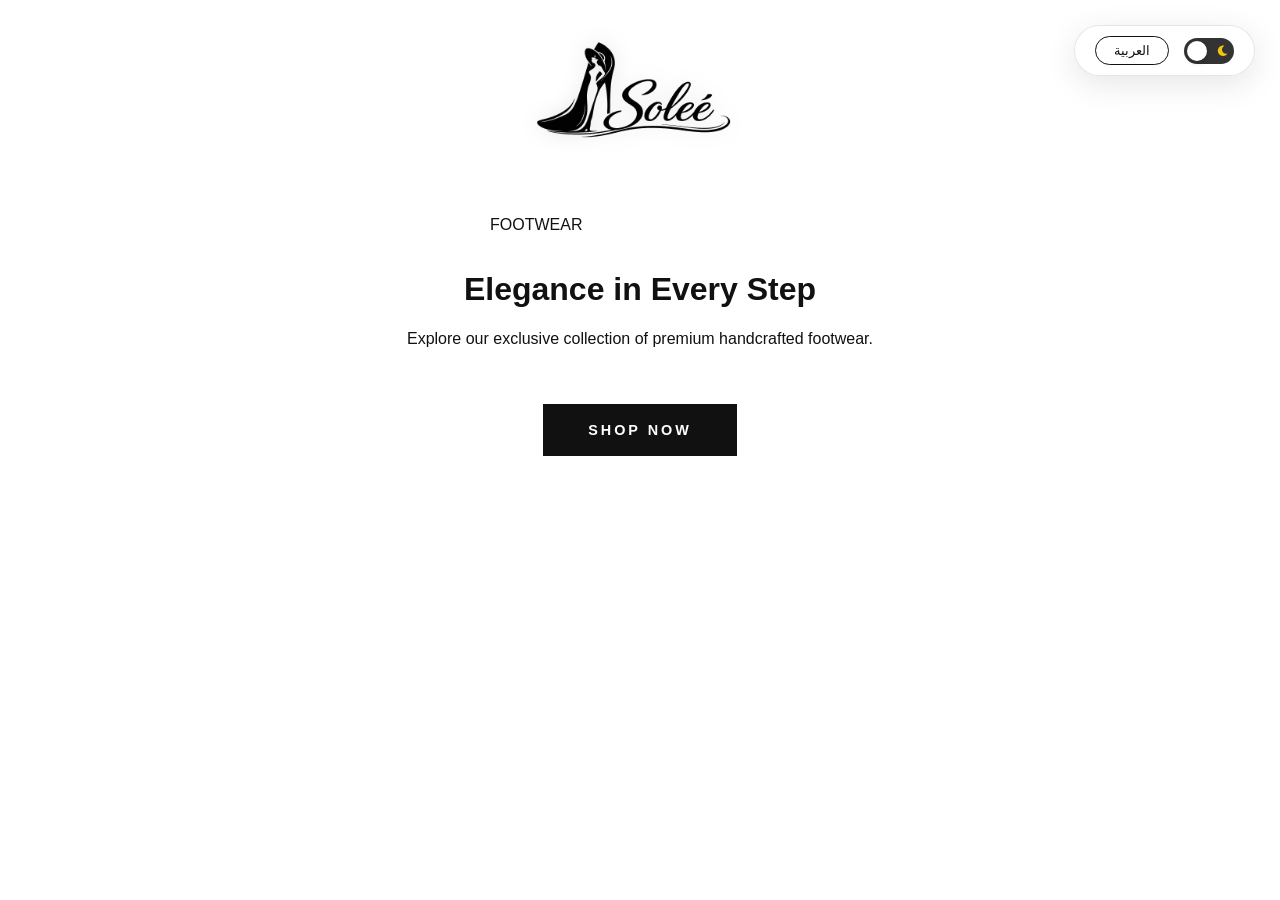
<file: index.html>
<!DOCTYPE html>
<html lang="en" dir="ltr"> <head>
    <meta charset="UTF-8">
    <meta name="viewport" content="width=device-width, initial-scale=1.0">
    <title>Soleé | FOOTWEAR</title>
    <link rel="stylesheet" href="css/style.css">
    <link rel="stylesheet" href="https://cdnjs.cloudflare.com/ajax/libs/font-awesome/6.0.0/css/all.min.css">
</head>
<body>

    <nav class="controls">
        <button id="lang-toggle" class="control-btn">العربية</button>
        
        <div class="theme-switch-wrapper">
            <label class="theme-switch" for="checkbox">
                <input type="checkbox" id="checkbox" />
                <div class="slider round">
                    <i class="fas fa-sun"></i>
                    <i class="fas fa-moon"></i>
                </div>
            </label>
        </div>
    </nav>

    <header>
        <div class="logo-container">
            <img src="logo.png" alt="Soleé" class="logo">
            <p class="tagline" data-key="tagline">FOOTWEAR</p>
        </div>
    </header>

    <main class="hero-section">
        <h1 data-key="hero_title">Elegance in Every Step</h1>
        <p data-key="hero_desc">Explore our exclusive collection of premium handcrafted footwear.</p>
        
        <a href="shop.html" class="cta-btn" data-key="cta_text" style="text-decoration: none; display: inline-block;">Shop Now</a>
    </main>

    <script src="js/main.js"></script>
</body>
</html>
</file>
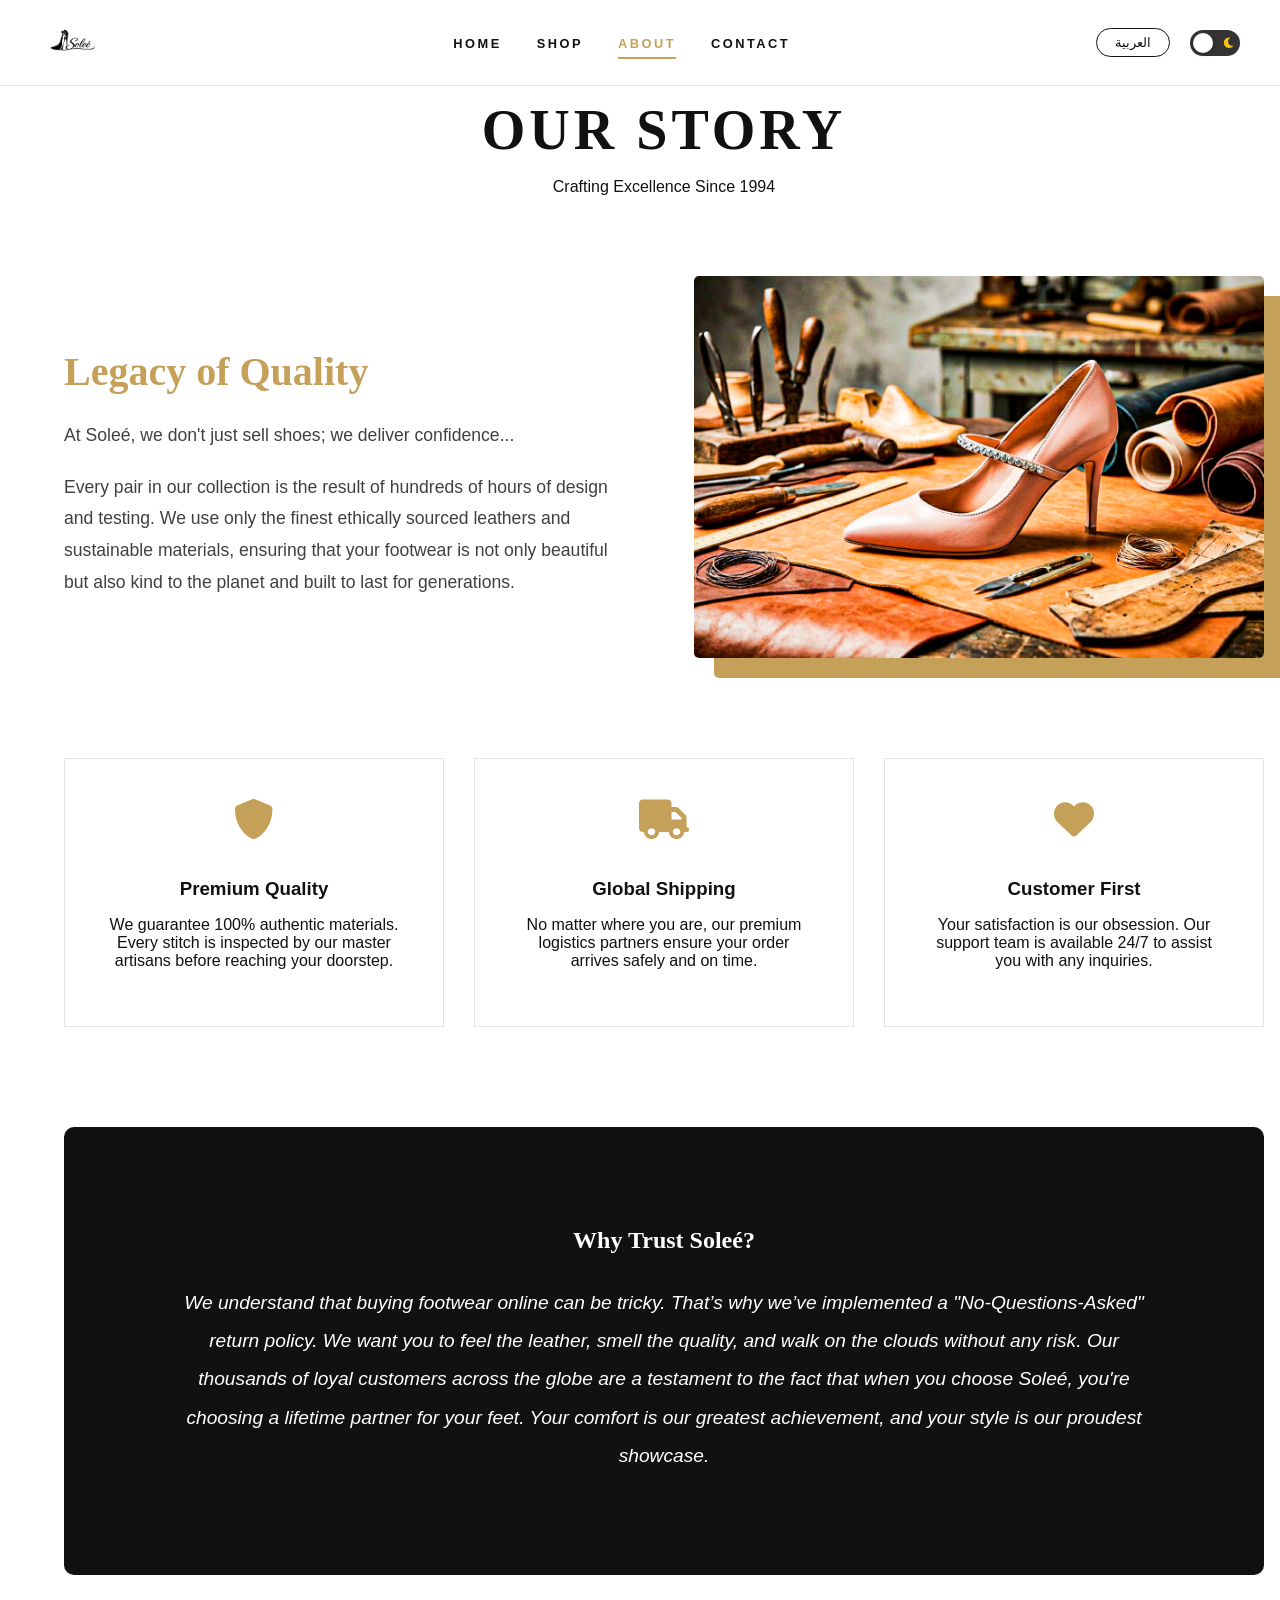
<file: about.html>
<!DOCTYPE html>
<html lang="en" dir="ltr">
<head>
    <meta charset="UTF-8">
    <meta name="viewport" content="width=device-width, initial-scale=1.0">
    <title>Soleé | About Us</title>
    <link rel="stylesheet" href="css/style.css">
    <link rel="stylesheet" href="https://cdnjs.cloudflare.com/ajax/libs/font-awesome/6.0.0/css/all.min.css">
</head>
<body class="about-page">

    <nav class="navbar">
        <div class="nav-container">
            <div class="nav-logo">
                <img src="logo.png" alt="Soleé" class="logo-small">
            </div>
            <div class="menu-btn" id="mobile-menu">
                <i class="fas fa-bars"></i>
            </div>
            <ul class="nav-links">
                <li><a href="index.html" data-key="nav_home">Home</a></li>
                <li><a href="shop.html" data-key="nav_shop">Shop</a></li>
                <li><a href="about.html" class="active" data-key="nav_about">About</a></li>
                <li><a href="contact.html" data-key="nav_contact">Contact</a></li>
            </ul>
            <div class="nav-controls">
                <button id="lang-toggle" class="control-btn">العربية</button>
                <div class="theme-switch-wrapper">
                    <label class="theme-switch">
                        <input type="checkbox" id="checkbox" />
                        <div class="slider round">
                            <i class="fas fa-sun"></i>
                            <i class="fas fa-moon"></i>
                        </div>
                    </label>
                </div>
            </div>
        </div>
    </nav>

    <main class="content-wrapper about-section">
        <div class="about-hero">
            <h1 class="page-title" data-key="about_title">Our Story</h1>
            <p class="about-subtitle" data-key="about_tagline">Crafting Excellence Since 1994</p>
        </div>

        <section class="about-grid">
            <div class="about-text-content">
                <h2 data-key="story_h">Legacy of Quality</h2>
                <p data-key="story_p1">
                    At **Soleé**, we don't just sell shoes; we deliver confidence and comfort wrapped in elegance. Our journey began with a simple belief: that every step you take should be a statement of your unique style and a testament to high-quality craftsmanship.
                </p>
                <p data-key="story_p2">
                    Every pair in our collection is the result of hundreds of hours of design and testing. We use only the finest ethically sourced leathers and sustainable materials, ensuring that your footwear is not only beautiful but also kind to the planet and built to last for generations.
                </p>
            </div>
            <div class="about-image-box">
                <img src="assets/images/about-image.png" alt="Craftsmanship" class="featured-img">
            </div>
        </section>

        <section class="trust-cards">
            <div class="trust-card">
                <i class="fas fa-shield-alt"></i>
                <h3 data-key="trust_h1">Premium Quality</h3>
                <p data-key="trust_p1">We guarantee 100% authentic materials. Every stitch is inspected by our master artisans before reaching your doorstep.</p>
            </div>
            <div class="trust-card">
                <i class="fas fa-truck"></i>
                <h3 data-key="trust_h2">Global Shipping</h3>
                <p data-key="trust_p2">No matter where you are, our premium logistics partners ensure your order arrives safely and on time.</p>
            </div>
            <div class="trust-card">
                <i class="fas fa-heart"></i>
                <h3 data-key="trust_h3">Customer First</h3>
                <p data-key="trust_p3">Your satisfaction is our obsession. Our support team is available 24/7 to assist you with any inquiries.</p>
            </div>
        </section>

        <section class="long-text-reassurance">
            <h2 data-key="reassure_h">Why Trust Soleé?</h2>
            <p data-key="reassure_p">
                We understand that buying footwear online can be tricky. That’s why we’ve implemented a "No-Questions-Asked" return policy. We want you to feel the leather, smell the quality, and walk on the clouds without any risk. Our thousands of loyal customers across the globe are a testament to the fact that when you choose Soleé, you're choosing a lifetime partner for your feet. Your comfort is our greatest achievement, and your style is our proudest showcase.
            </p>
        </section>
    </main>

    <script src="js/main.js"></script>
</body>
</html>
</file>
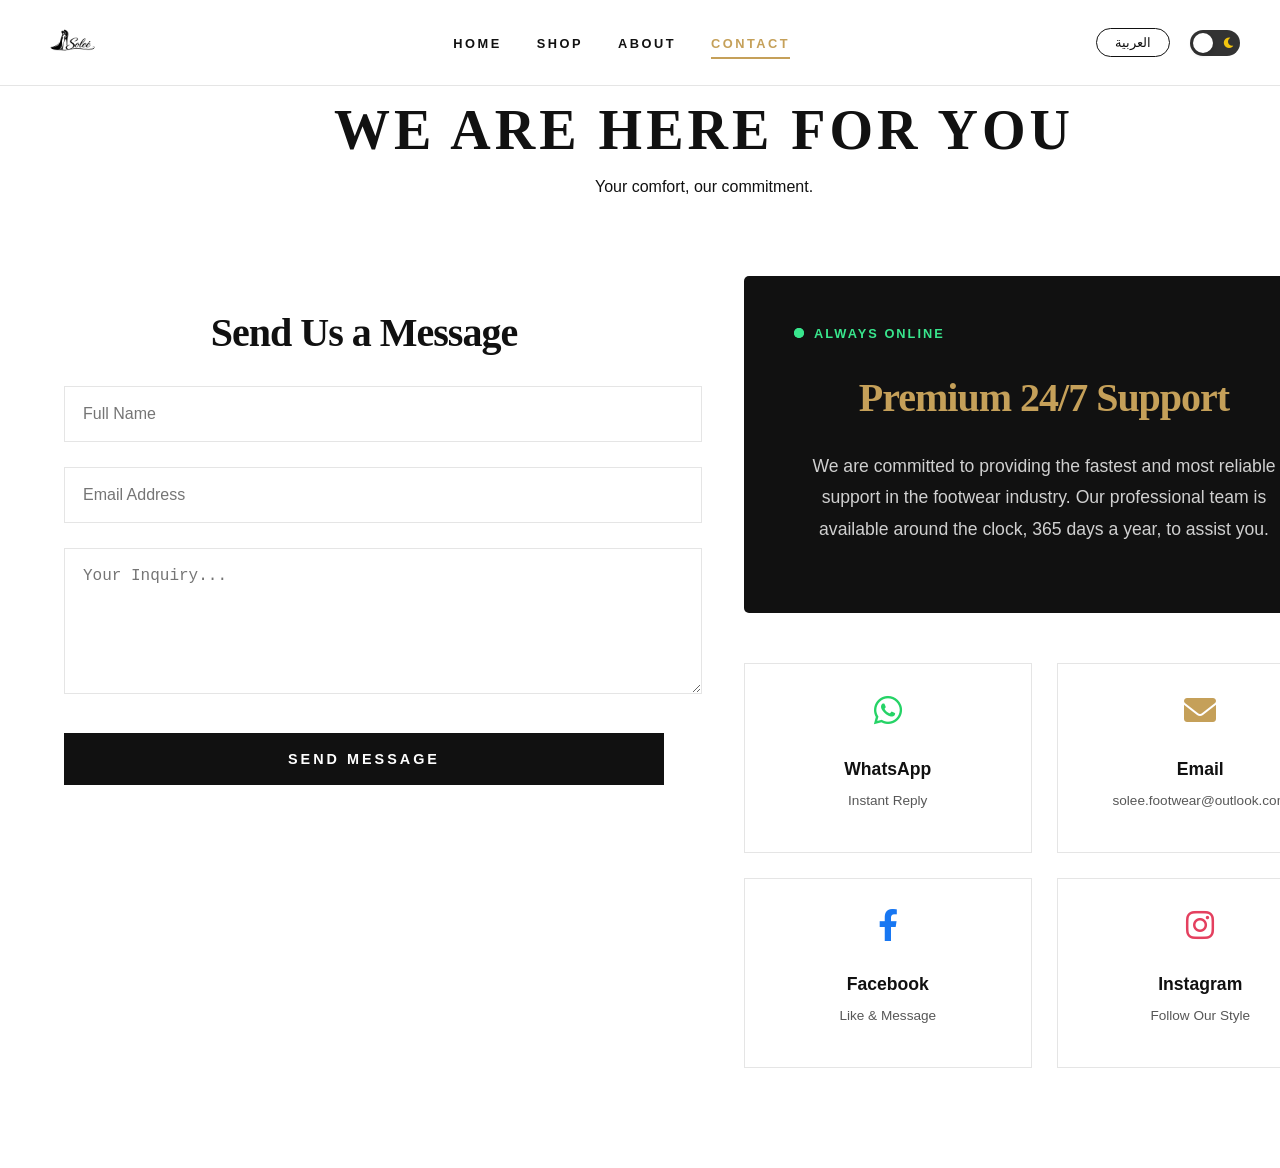
<file: contact.html>
<!DOCTYPE html>
<html lang="en" dir="ltr">
<head>
    <meta charset="UTF-8">
    <meta name="viewport" content="width=device-width, initial-scale=1.0">
    <title>Soleé | Contact Our Team</title>
    <link rel="stylesheet" href="css/style.css">
    <link rel="stylesheet" href="https://cdnjs.cloudflare.com/ajax/libs/font-awesome/6.0.0/css/all.min.css">
</head>
<body class="contact-page">

    <nav class="navbar">
        <div class="nav-container">
            <div class="nav-logo">
                <img src="logo.png" alt="Soleé" class="logo-small">
            </div>
            <div class="menu-btn" id="mobile-menu">
                <i class="fas fa-bars"></i>
            </div>
            <ul class="nav-links">
                <li><a href="index.html" data-key="nav_home">Home</a></li>
                <li><a href="shop.html" data-key="nav_shop">Shop</a></li>
                <li><a href="about.html" data-key="nav_about">About</a></li>
                <li><a href="contact.html" class="active" data-key="nav_contact">Contact</a></li>
            </ul>
            <div class="nav-controls">
                <button id="lang-toggle" class="control-btn">العربية</button>
                <div class="theme-switch-wrapper">
                    <label class="theme-switch">
                        <input type="checkbox" id="checkbox" />
                        <div class="slider round">
                            <i class="fas fa-sun"></i>
                            <i class="fas fa-moon"></i>
                        </div>
                    </label>
                </div>
            </div>
        </div>
    </nav>

    <main class="content-wrapper contact-section">
        <div class="contact-hero">
            <h1 class="page-title" data-key="contact_title">We Are Here For You</h1>
            <p class="contact-subtitle" data-key="contact_tagline">Your comfort, our commitment.</p>
        </div>

        <section class="contact-grid">
            
            <div class="contact-form-wrapper">
                <h2 data-key="form_h">Send Us a Message</h2>
                <form id="contactForm">
                    <div class="input-group">
                        <input type="text" id="name" required placeholder="Full Name">
                    </div>
                    <div class="input-group">
                        <input type="email" id="email" required placeholder="Email Address">
                    </div>
                    <div class="input-group">
                        <textarea id="message" rows="6" required placeholder="Your Inquiry..."></textarea>
                    </div>
                    <button type="submit" class="cta-btn" data-key="submit_btn">Send Message</button>
                    <div id="thankYouMessage" class="thank-you-message" style="display:none;">
                        <i class="fas fa-check-circle"></i> 
                        <span data-key="thank_you_text">Thank you! Your message has been received. Our team will contact you very soon.</span>
                    </div>
                </form>
            </div>

            <div class="contact-info-wrapper">
                <div class="always-on-card">
                    <div class="status-indicator">
                        <span class="pulse"></span> <span data-key="status_text">Always Online</span>
                    </div>
                    <h2 data-key="support_h">Premium 24/7 Support</h2>
                    <p data-key="support_p">We are committed to providing the fastest and most reliable support in the footwear industry. Our professional team is available around the clock, 365 days a year, to assist you.</p>
                </div>

                <div class="direct-contact-grid">
                    <a href="https://wa.me/201060101429" class="contact-card whatsapp" target="_blank">
                        <i class="fab fa-whatsapp"></i>
                        <h3>WhatsApp</h3>
                        <p data-key="wa_desc">Instant Reply</p>
                    </a>
                    
                    <a href="mailto:solee.footwear@outlook.com" class="contact-card email" target="_blank">
                        <i class="fas fa-envelope"></i>
                        <h3>Email</h3>
                        <p data-key="mail_desc">solee.footwear@outlook.com</p>
                    </a>
                    
                    <a href="https://www.facebook.com/solee.footwear/" class="contact-card facebook" target="_blank">
                        <i class="fab fa-facebook-f"></i>
                        <h3>Facebook</h3>
                        <p data-key="fb_desc">Like & Message</p>
                    </a>
                    
                    <a href="https://www.instagram.com/solee.footwear/" class="contact-card instagram" target="_blank">
                        <i class="fab fa-instagram"></i>
                        <h3>Instagram</h3>
                        <p data-key="ig_desc">Follow Our Style</p>
                    </a>
                </div>
            </div>

        </section>
    </main>

    <script src="js/main.js"></script>
</body>
</html>
</file>
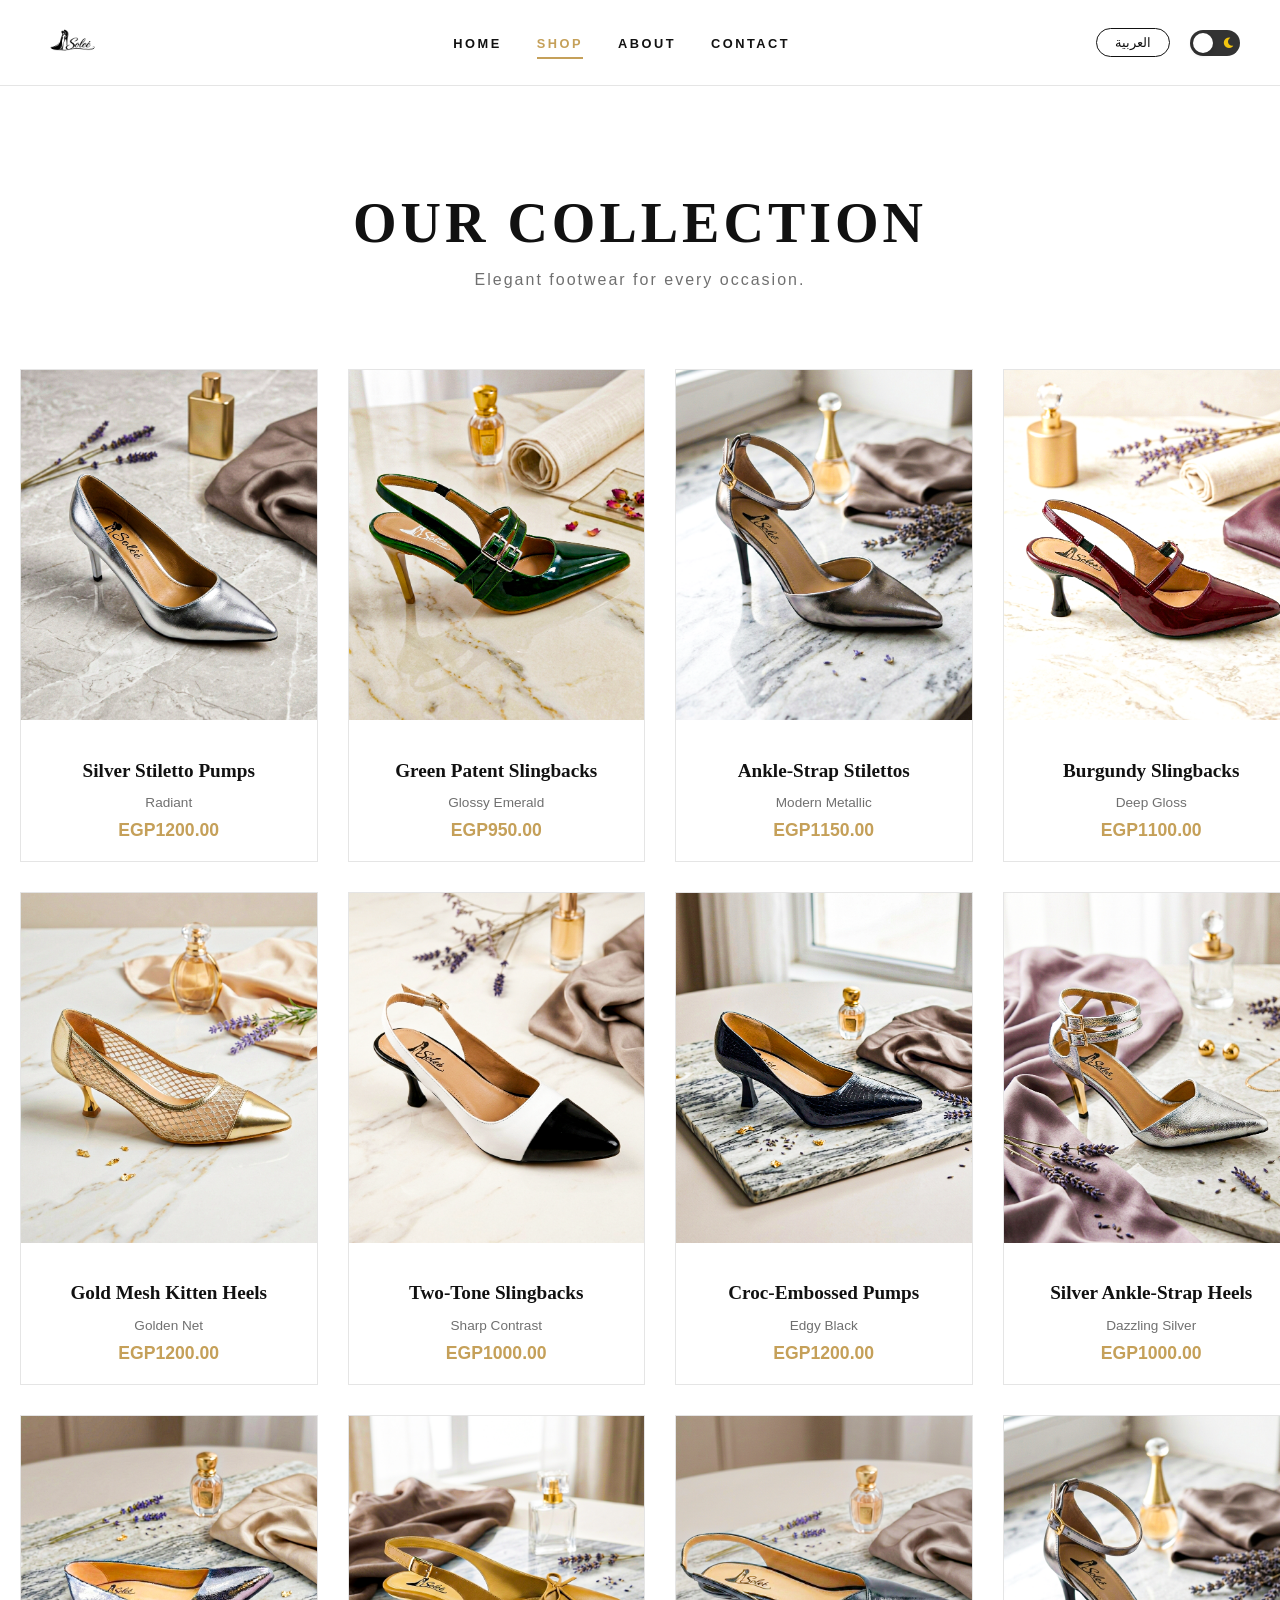
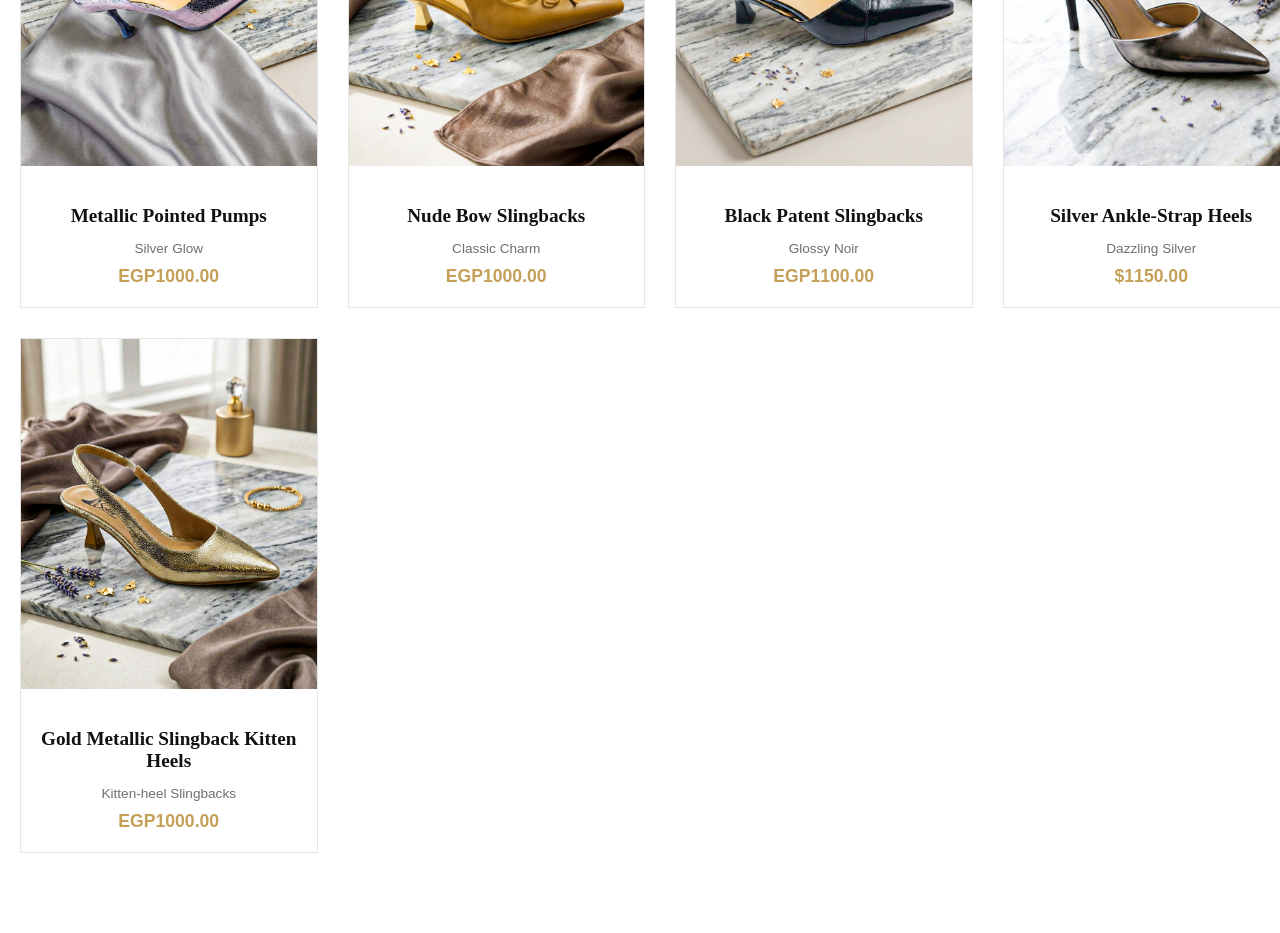
<file: shop.html>
<!DOCTYPE html>
<html lang="en" dir="ltr">
<head>
    <meta charset="UTF-8">
    <meta name="viewport" content="width=device-width, initial-scale=1.0">
    <title>Soleé | Shop</title>
    <link rel="stylesheet" href="css/style.css">
    <link rel="stylesheet" href="https://cdnjs.cloudflare.com/ajax/libs/font-awesome/6.0.0/css/all.min.css">
</head>
<body class="shop-page">

    <nav class="navbar">
        <div class="nav-container">
            <div class="nav-logo">
                <img src="logo.png" alt="Soleé" class="logo-small">
            </div>
            
            <div class="menu-btn" id="mobile-menu">
                <i class="fas fa-bars"></i>
            </div>

            <ul class="nav-links">
                <li><a href="index.html" data-key="nav_home">Home</a></li>
                <li><a href="shop.html" class="active" data-key="nav_shop">Shop</a></li>
                <li><a href="about.html" data-key="nav_about">About</a></li>
                <li><a href="contact.html" data-key="nav_contact">Contact</a></li>
            </ul>

            <div class="nav-controls">
                <button id="lang-toggle" class="control-btn">العربية</button>
                <div class="theme-switch-wrapper">
                    <label class="theme-switch">
                        <input type="checkbox" id="checkbox" />
                        <div class="slider round">
                            <i class="fas fa-sun"></i>
                            <i class="fas fa-moon"></i>
                        </div>
                    </label>
                </div>
            </div>
        </div>
    </nav>

    <main class="content-wrapper">
        <h2 data-key="shop_title" class="page-title">Our Collection</h2>
        <p data-key="shop_subtitle" class="shop-subtitle">Elegant footwear for every occasion.</p>
        
        <div class="products-grid">
            
            <div class="product-card" style="--delay: 0.1s">
                <div class="product-image">
                    <img src="assets/models/shoe3.png" alt="Shoe 1" loading="lazy">
                    <div class="product-overlay">Quick View</div>
                </div>
                <div class="product-info">
                    <h3>Silver Stiletto Pumps</h3>
                    <p>Radiant</p>
                    <span class="price">EGP1200.00</span>
                </div>
            </div>

            <div class="product-card" style="--delay: 0.2s">
                <div class="product-image">
                    <img src="assets/models/shoe5.png" alt="Shoe 2" loading="lazy">
                    <div class="product-overlay">Quick View</div>
                </div>
                <div class="product-info">
                    <h3>Green Patent Slingbacks</h3>
                    <p>Glossy Emerald</p>
                    <span class="price">EGP950.00</span>
                </div>
            </div>

            <div class="product-card" style="--delay: 0.3s">
                <div class="product-image">
                    <img src="assets/models/shoe6.png" alt="Shoe 3">
                    <div class="product-overlay">Quick View</div>
                </div>
                <div class="product-info"><h3>Ankle-Strap Stilettos</h3><p>Modern Metallic</p><span class="price">EGP1150.00</span></div>
            </div>

            <div class="product-card" style="--delay: 0.4s">
                <div class="product-image"><img src="assets/models/shoe4.png" alt="Shoe 4"><div class="product-overlay">Quick View</div></div>
                <div class="product-info"><h3>Burgundy Slingbacks</h3><p>Deep Gloss</p><span class="price">EGP1100.00</span></div>
            </div>

            <div class="product-card" style="--delay: 0.5s">
                <div class="product-image"><img src="assets/models/shoe1.png" alt="Shoe 5"><div class="product-overlay">Quick View</div></div>
                <div class="product-info"><h3>Gold Mesh Kitten Heels</h3><p>Golden Net</p><span class="price">EGP1200.00</span></div>
            </div>

            <div class="product-card" style="--delay: 0.1s">
                <div class="product-image"><img src="assets/models/shoe2.png" alt="Shoe 6"><div class="product-overlay">Quick View</div></div>
                <div class="product-info"><h3>Two-Tone Slingbacks</h3><p>Sharp Contrast</p><span class="price">EGP1000.00</span></div>
            </div>
            
            <div class="product-card" style="--delay: 0.2s">
                <div class="product-image"><img src="assets/models/1.png" alt="Shoe 7"><div class="product-overlay">Quick View</div></div>
                <div class="product-info"><h3>Croc-Embossed Pumps</h3><p>Edgy Black</p><span class="price">EGP1200.00</span></div>
            </div>

            <div class="product-card" style="--delay: 0.3s">
                <div class="product-image"><img src="assets/models/2.png" alt="Shoe 8"><div class="product-overlay">Quick View</div></div>
                <div class="product-info"><h3>Silver Ankle-Strap Heels</h3><p>Dazzling Silver</p><span class="price">EGP1000.00</span></div>
            </div>

            <div class="product-card" style="--delay: 0.4s">
                <div class="product-image"><img src="assets/models/3.png" alt="Shoe 9"><div class="product-overlay">Quick View</div></div>
                <div class="product-info"><h3>Metallic Pointed Pumps</h3><p>Silver Glow</p><span class="price">EGP1000.00</span></div>
            </div>

            <div class="product-card" style="--delay: 0.5s">
                <div class="product-image"><img src="assets/models/4.png" alt="Shoe 10"><div class="product-overlay">Quick View</div></div>
                <div class="product-info"><h3>Nude Bow Slingbacks</h3><p>Classic Charm</p><span class="price">EGP1000.00</span></div>
            </div>

            <div class="product-card" style="--delay: 0.1s">
                <div class="product-image"><img src="assets/models/5.png" alt="Shoe 11"><div class="product-overlay">Quick View</div></div>
                <div class="product-info"><h3>Black Patent Slingbacks</h3><p>Glossy Noir</p><span class="price">EGP1100.00</span></div>
            </div>

            <div class="product-card" style="--delay: 0.2s">
                <div class="product-image"><img src="assets/models/shoe6.png" alt="Shoe 12"><div class="product-overlay">Quick View</div></div>
                <div class="product-info"><h3>Silver Ankle-Strap Heels</h3><p>Dazzling Silver</p><span class="price">$1150.00</span></div>
            </div>

            <div class="product-card" style="--delay: 0.3s">
                <div class="product-image"><img src="assets/models/shoe7.png" alt="Shoe 13"><div class="product-overlay">Quick View</div></div>
                <div class="product-info"><h3>Gold Metallic Slingback Kitten Heels</h3><p>Kitten-heel Slingbacks</p><span class="price">EGP1000.00</span></div>
            </div>

        </div>
    </main>

    <script src="js/main.js"></script>
</body>
</html>
</file>
<file: css/style.css>
:root {
    --bg-color: #ffffff;
    --text-color: #111111;
    --accent: #c5a059; /* ذهبي مطفي */
    --transition: 0.5s cubic-bezier(0.4, 0, 0.2, 1);
}

[data-theme="dark"] {
    --bg-color: #0a0a0a;
    --text-color: #f5f5f5;
}

body {
    background-color: var(--bg-color);
    color: var(--text-color);
    transition: background-color var(--transition), color var(--transition);
    margin: 0;
    font-family: 'Playfair Display', serif; /* خط كلاسيكي للأحذية الفخمة */
    display: flex;
    flex-direction: column;
    align-items: center;
    justify-content: center;
    height: 100vh;
    overflow: hidden;
}

.controls {
    position: fixed;
    top: 30px;
    right: 30px;
    display: flex;
    gap: 20px;
    align-items: center;
    z-index: 1000;
}

/* زرار اللغة */
.control-btn {
    background: transparent;
    border: 1px solid var(--text-color);
    color: var(--text-color);
    padding: 5px 15px;
    cursor: pointer;
    font-size: 0.9rem;
    transition: 0.3s;
}

.control-btn:hover {
    background: var(--text-color);
    color: var(--bg-color);
}

/* اللوجو والأنيميشن */
.logo {
    max-width: 300px;
    margin-bottom: 10px;
    filter: drop-shadow(0 0 10px rgba(0,0,0,0.1));
}

[data-theme="dark"] .logo { filter: invert(1); }

.hero-section {
    text-align: center;
    animation: fadeInUp 1s ease-out;
}

@keyframes fadeInUp {
    from { opacity: 0; transform: translateY(20px); }
    to { opacity: 1; transform: translateY(0); }
}

.cta-btn {
    background: var(--accent);
    color: white;
    border: none;
    padding: 15px 40px;
    font-size: 1rem;
    letter-spacing: 2px;
    cursor: pointer;
    margin-top: 30px;
    text-transform: uppercase;
    transition: 0.3s;
}

.cta-btn:hover { letter-spacing: 4px; opacity: 0.9; }

/* اتجاه الصفحة عند التحويل للعربي */
[dir="rtl"] { font-family: 'Cairo', sans-serif; }
/* --- إضافة خطوط فخمة من جوجل --- */
@import url('https://fonts.googleapis.com/css2?family=Montserrat:wght@300;500;700&family=Cairo:wght@400;700&display=swap');

:root {
    --bg-color: #ffffff;
    --text-color: #111111;
    --accent: #c5a059; 
    --glass-bg: rgba(255, 255, 255, 0.8);
    --glass-border: rgba(0, 0, 0, 0.1);
    --transition: all 0.4s cubic-bezier(0.175, 0.885, 0.32, 1.275);
}

[data-theme="dark"] {
    --bg-color: #0f0f0f;
    --text-color: #f0f0f0;
    --glass-bg: rgba(20, 20, 20, 0.8);
    --glass-border: rgba(255, 255, 255, 0.1);
}

body {
    background-color: var(--bg-color);
    color: var(--text-color);
    font-family: 'Montserrat', sans-serif;
    transition: background 0.5s ease;
}

/* --- تنسيق الـ Container للأزرار فوق --- */
.controls {
    position: fixed;
    top: 25px;
    right: 25px;
    display: flex;
    align-items: center;
    gap: 15px;
    background: var(--glass-bg);
    padding: 10px 20px;
    border-radius: 50px;
    backdrop-filter: blur(10px); /* تأثير الزجاج */
    border: 1px solid var(--glass-border);
    box-shadow: 0 8px 32px rgba(0,0,0,0.1);
    z-index: 1000;
}

/* --- زرار اللغة الاحترافي --- */
#lang-toggle {
    background: transparent;
    border: 1px solid var(--text-color);
    color: var(--text-color);
    padding: 6px 18px;
    border-radius: 20px;
    font-size: 0.8rem;
    font-weight: 500;
    text-transform: uppercase;
    cursor: pointer;
    transition: var(--transition);
}

#lang-toggle:hover {
    background: var(--text-color);
    color: var(--bg-color);
    transform: scale(1.05);
}

/* --- زرار الليل والنهار (Custom Toggle) --- */
.theme-switch-wrapper {
    display: flex;
    align-items: center;
}

.theme-switch {
    width: 50px;
    height: 26px;
    position: relative;
}

.theme-switch input { display: none; }

.slider {
    position: absolute;
    cursor: pointer;
    top: 0; left: 0; right: 0; bottom: 0;
    background-color: #333; /* لون غامق افتراضي */
    transition: 0.4s;
    border-radius: 34px;
    display: flex;
    align-items: center;
    justify-content: space-between;
    padding: 0 5px;
}

.slider i {
    font-size: 12px;
    color: #f1c40f;
    z-index: 1;
}

.slider:before {
    position: absolute;
    content: "";
    height: 20px;
    width: 20px;
    left: 3px;
    bottom: 3px;
    background-color: white;
    transition: 0.4s;
    border-radius: 50%;
    z-index: 2;
    box-shadow: 0 2px 5px rgba(0,0,0,0.2);
}

input:checked + .slider {
    background-color: #c5a059;
}

input:checked + .slider:before {
    transform: translateX(24px);
}

/* --- تحسين الـ Hero Button (Shop Now) --- */
.cta-btn {
    position: relative;
    overflow: hidden;
    background: var(--text-color);
    color: var(--bg-color);
    border: none;
    padding: 18px 45px;
    font-size: 0.9rem;
    font-weight: 700;
    letter-spacing: 3px;
    text-transform: uppercase;
    cursor: pointer;
    transition: var(--transition);
    margin-top: 40px;
}

.cta-btn:hover {
    letter-spacing: 5px;
    box-shadow: 0 15px 30px rgba(0,0,0,0.2);
    transform: translateY(-3px);
}

/* لو الموقع عربي هنغير الخط */
[dir="rtl"] body {
    font-family: 'Cairo', sans-serif;
}



/* --- 1. الأساسيات المرنة (Flexible Basics) --- */
html {
    font-size: 16px; /* الأساس اللي هنقيس عليه */
}

@media (max-width: 768px) {
    html {
        font-size: 14px; /* تصغير الخط قليلاً للموبايلات الصغيره */
    }
}

/* --- 2. الـ Navbar المنساب (Fluid Navbar) --- */
.navbar {
    position: fixed;
    top: 0;
    left: 0;
    width: 100%;
    height: 70px; /* تقليل الارتفاع للموبايل */
    background: var(--glass-bg);
    backdrop-filter: blur(15px);
    -webkit-backdrop-filter: blur(15px);
    border-bottom: 1px solid var(--glass-border);
    z-index: 2000;
    display: flex;
    align-items: center;
    transition: var(--transition);
}

.nav-container {
    display: flex;
    justify-content: space-between;
    align-items: center;
    width: 100%;
    max-width: 1400px;
    margin: 0 auto;
    padding: 0 5%; /* نسبة مئوية للمسافات الجانبية عشان تناسب أي عرض */
}

.logo-small {
    height: 35px; /* حجم مناسب للموبايل والديسكتوب */
    width: auto;
}

/* --- 3. المنيو الذكية (Hamburger Menu Logic) --- */
.menu-btn {
    display: none; /* بتختفي في الشاشات الكبيرة */
    font-size: 1.5rem;
    cursor: pointer;
    color: var(--text-color);
}

.nav-links {
    display: flex;
    gap: 2rem;
    list-style: none;
}

/* شاشات الموبايل والتابلت (أقل من 992px) */
@media (max-width: 992px) {
    .menu-btn {
        display: block; /* تظهر علامة المنيو */
    }

    .nav-links {
        position: fixed;
        top: 70px;
        left: -100%; /* مخفية في البداية */
        width: 100%;
        height: calc(100vh - 70px);
        background: var(--bg-color);
        flex-direction: column;
        justify-content: flex-start;
        padding-top: 50px;
        align-items: center;
        gap: 3rem;
        transition: 0.5s cubic-bezier(0.4, 0, 0.2, 1);
    }

    .nav-links.active {
        left: 0; /* تظهر بانسيابية عند الضغط */
    }

    .nav-links a {
        font-size: 1.2rem; /* تكبير الخط لللمس بالأصبع */
    }
}

/* --- 4. محتوى الصفحة المنساب (Fluid Content) --- */
.content-wrapper {
    margin-top: 70px;
    padding: 4rem 5%; /* مسافات مرنة */
    text-align: center;
    width: 100%;
}

.page-title {
    /* clamp(أصغر حجم، الحجم المفضل، أكبر حجم) */
    font-size: clamp(1.8rem, 5vw, 3.5rem); 
    margin-bottom: 1rem;
    letter-spacing: 2px;
}

/* --- 5. شبكة المنتجات (Responsive Products Grid) --- */
.products-grid {
    display: grid;
    /* بيعمل أعمدة أوتوماتيك بتصغر وتكبر حسب عرض الشاشة */
    grid-template-columns: repeat(auto-fit, minmax(280px, 1fr)); 
    gap: 20px;
    width: 100%;
    max-width: 1200px;
    margin: 40px auto;
}

/* --- 6. صور الأحذية (Responsive Images) --- */
img {
    max-width: 100%;
    height: auto;
    display: block;
}



/* --- 1. الـ Navbar الفخم (Glassmorphism) --- */
.navbar {
    position: fixed;
    top: 0;
    left: 0;
    width: 100%;
    background: var(--glass-bg); /* لون شفاف */
    backdrop-filter: blur(20px) saturate(160%); /* تأثير زجاجي ضبابي مع تشبع للألوان */
    -webkit-backdrop-filter: blur(20px) saturate(160%);
    border-bottom: 1px solid var(--glass-border);
    z-index: 2000;
    padding: 0; /* الشغل كله جوه الـ container */
    height: 85px; /* ارتفاع ثابت عشان التناسق */
    display: flex;
    align-items: center;
    transition: var(--transition);
}

.nav-container {
    display: flex;
    justify-content: space-between;
    align-items: center;
    max-width: 1400px; /* وسعنا الـ container لشكل أرقى */
    width: 100%;
    margin: 0 auto;
    padding: 0 40px;
}

/* اللوجو */
.logo-small {
    height: 45px; 
    width: auto;
    object-fit: contain;
    transition: var(--bounce); /* حركة مرنة عند التفاعل */
}

/* الروابط (Links) */
.nav-links {
    display: flex;
    list-style: none;
    gap: 35px;
}

.nav-links a {
    text-decoration: none;
    color: var(--text-color);
    font-size: 0.8rem; /* خط صغير بمسافات واسعة = فخامة */
    font-weight: 600;
    text-transform: uppercase;
    letter-spacing: 2.5px;
    position: relative;
    transition: var(--transition);
}

/* تأثير الخط اللي بيظهر تحت الرابط عند الـ Hover */
.nav-links a::after {
    content: '';
    position: absolute;
    bottom: -8px;
    left: 0;
    width: 0%;
    height: 1.5px;
    background-color: var(--accent);
    transition: var(--transition);
}

.nav-links a:hover::after, 
.nav-links a.active::after {
    width: 100%;
}

.nav-links a:hover, .nav-links a.active {
    color: var(--accent);
}

/* أدوات التحكم (اللغة والثيم) */
.nav-controls {
    display: flex;
    align-items: center;
    gap: 20px;
}

/* --- 2. الـ Hamburger Menu للموبايل --- */
.menu-btn {
    display: none; /* مخفي في الـ Desktop */
    cursor: pointer;
    font-size: 1.3rem;
    color: var(--text-color);
}

@media (max-width: 992px) {
    .menu-btn {
        display: block;
        order: 3; /* يخلي المنيو في الآخر */
    }

    .nav-links {
        position: fixed;
        top: 85px;
        left: -100%; /* مخفي بره الشاشة */
        width: 100%;
        height: calc(100vh - 85px);
        background: var(--bg-color);
        flex-direction: column;
        justify-content: center;
        align-items: center;
        transition: 0.5s cubic-bezier(0.77, 0, 0.175, 1);
        z-index: 1500;
    }

    .nav-links.active {
        left: 0;
    }

    .nav-container {
        padding: 0 20px;
    }
}

/* --- 3. تحسين الـ Main Content --- */
.content-wrapper {
    margin-top: 85px; /* نفس ارتفاع الـ Navbar */
    padding: 80px 20px; /* مساحات واسعة للتنفس */
    text-align: center;
    min-height: 100vh;
    animation: fadeIn 1s ease-in-out;
}

.page-title {
    font-family: 'Playfair Display', serif; /* خط كلاسيكي فخم */
    font-size: clamp(2rem, 5vw, 3.5rem); /* حجم متناسق مع كل الشاشات */
    margin-bottom: 15px;
    letter-spacing: 4px;
    text-transform: uppercase;
    font-weight: 700;
}

.shop-subtitle {
    font-size: 1rem;
    opacity: 0.6;
    letter-spacing: 2px;
    margin-bottom: 60px;
}

/* أنيميشن بسيط لظهور المحتوى */
@keyframes fadeIn {
    from { opacity: 0; transform: translateY(20px); }
    to { opacity: 1; transform: translateY(0); }
}

/* --- شبكة المنتجات (Responsive Grid) --- */
.products-grid {
    display: grid;
    /* بيخلي الأعمدة تتغير أوتوماتيك: 1 في الموبايل، 2 في التابلت، 3 أو 4 في الشاشة الكبيرة */
    grid-template-columns: repeat(auto-fit, minmax(280px, 1fr));
    gap: 30px;
    padding: 20px;
    max-width: 1400px;
    margin: 0 auto;
}

/* الكارت نفسه */
.product-card {
    background: var(--bg-color);
    border: 1px solid var(--glass-border);
    transition: var(--transition);
    position: relative;
    overflow: hidden;
    /* أنيميشن الظهور بالترتيب */
    opacity: 0;
    transform: translateY(30px);
    animation: fadeInUp 0.8s forwards;
    animation-delay: var(--delay);
}

.product-card:hover {
    transform: translateY(-10px);
    box-shadow: 0 20px 40px rgba(0,0,0,0.05);
}

/* صورة المنتج */
.product-image {
    position: relative;
    height: 350px;
    overflow: hidden;
    background: #f9f9f9;
}

.product-image img {
    width: 100%;
    height: 100%;
    object-fit: cover;
    transition: transform 1s ease;
}

.product-card:hover .product-image img {
    transform: scale(1.1);
}

/* تأثير الـ Overlay */
.product-overlay {
    position: absolute;
    bottom: -50px;
    left: 0;
    width: 100%;
    background: var(--text-color);
    color: var(--bg-color);
    padding: 15px;
    text-align: center;
    font-size: 0.8rem;
    font-weight: 700;
    letter-spacing: 2px;
    text-transform: uppercase;
    transition: 0.4s ease;
}

.product-card:hover .product-overlay {
    bottom: 0;
}

/* معلومات المنتج */
.product-info {
    padding: 20px;
    text-align: center;
}

.product-info h3 {
    font-family: 'Playfair Display', serif;
    font-size: 1.2rem;
    margin-bottom: 5px;
}

.product-info p {
    font-size: 0.85rem;
    opacity: 0.6;
    margin-bottom: 10px;
}

.product-info .price {
    display: block;
    color: var(--accent);
    font-weight: 700;
    font-size: 1.1rem;
}

/* أنيميشن الظهور */
@keyframes fadeInUp {
    to {
        opacity: 1;
        transform: translateY(0);
    }
}

/* تحسين للموبايل */
@media (max-width: 480px) {
    .product-image {
        height: 300px; /* تقليل الارتفاع شوية في الموبايل */
    }
    .products-grid {
        gap: 15px;
        padding: 10px;
    }
}

/* --- 1. تفعيل السكرول ومنع القص --- */
html, body {
    height: auto; /* يسمح للجسم بالتمدد حسب المحتوى */
    overflow-x: hidden; /* يمنع السكرول بالعرض */
    overflow-y: auto; /* تفعيل السكرول بالطول */
}

/* --- 2. ستايل السكرول بار (Scrollbar Customization) --- */
/* عشان ميبقاش شكل السكرول بار القديم بوظ شكل الموقع */
::-webkit-scrollbar {
    width: 6px;
}

::-webkit-scrollbar-track {
    background: var(--bg-color);
}

::-webkit-scrollbar-thumb {
    background: var(--accent);
    border-radius: 10px;
}

/* --- 3. تعديل الـ Content Wrapper --- */
.content-wrapper {
    margin-top: 85px; /* مسافة عشان الـ Navbar ثابت فوق */
    padding: 60px 5%; 
    min-height: 100vh; /* يضمن إن الصفحة واخدة طول الشاشة على الأقل */
    display: block; /* مهم جداً عشان الـ scroll يشتغل صح */
}

/* --- 4. تحسين شبكة المنتجات للموبايل --- */
.products-grid {
    display: grid;
    grid-template-columns: repeat(auto-fit, minmax(280px, 1fr));
    gap: 30px;
    margin-top: 40px;
}

/* --- 5. أنيميشن الصور عند التحميل --- */
.product-image img {
    width: 100%;
    height: 100%;
    object-fit: cover;
    background-color: #f0f0f0; /* لون مؤقت لحد ما الصورة تحمل */
    transition: transform 1.2s cubic-bezier(0.2, 1, 0.3, 1);
}

/* لو الموقع عربي (RTL) ظبط اتجاه النصوص */
[dir="rtl"] .product-info {
    text-align: right;
}





















/* --- About Page Styles --- */
.about-section {
    max-width: 1200px;
    margin: 0 auto;
}

.about-hero {
    margin-bottom: 80px;
    animation: fadeIn 1.2s ease;
}

.about-grid {
    display: grid;
    grid-template-columns: 1fr 1fr;
    gap: 60px;
    align-items: center;
    text-align: left;
    margin-bottom: 100px;
}

[dir="rtl"] .about-grid { text-align: right; }

.about-text-content h2 {
    font-family: 'Playfair Display', serif;
    font-size: 2.5rem;
    margin-bottom: 25px;
    color: var(--accent);
}

.about-text-content p {
    line-height: 1.8;
    margin-bottom: 20px;
    font-size: 1.1rem;
    opacity: 0.8;
}

.featured-img {
    width: 100%;
    border-radius: 5px;
    box-shadow: 20px 20px 0px var(--accent); /* حركة ديزاين فخمة */
}

/* كروت الثقة */
.trust-cards {
    display: grid;
    grid-template-columns: repeat(auto-fit, minmax(250px, 1fr));
    gap: 30px;
    margin-bottom: 100px;
}

.trust-card {
    padding: 40px;
    background: var(--glass-bg);
    border: 1px solid var(--glass-border);
    transition: var(--transition);
}

.trust-card i {
    font-size: 2.5rem;
    color: var(--accent);
    margin-bottom: 20px;
}

.trust-card h3 { margin-bottom: 15px; }

/* النص الطويل المطمئن */
.long-text-reassurance {
    background: var(--text-color);
    color: var(--bg-color);
    padding: 80px 10%;
    border-radius: 10px;
    margin-bottom: 100px;
}

.long-text-reassurance h2 {
    font-family: 'Playfair Display', serif;
    margin-bottom: 30px;
}

.long-text-reassurance p {
    font-size: 1.2rem;
    line-height: 2;
    font-style: italic;
}

/* الموبايل */
@media (max-width: 992px) {
    .about-grid {
        grid-template-columns: 1fr;
        gap: 40px;
    }
    .about-image-box { order: -1; } /* الصورة تطلع فوق في الموبايل */
}









/* --- 1. Contact Page Styles --- */
.contact-section {
    max-width: 1400px;
    margin: 0 auto;
    padding-bottom: 100px;
}

.contact-hero {
    margin-bottom: 80px;
    animation: fadeInDown 1s ease;
}

.contact-grid {
    display: grid;
    grid-template-columns: 1fr 1fr;
    gap: 80px;
    align-items: flex-start;
}

/* النموذج (Form) */
.contact-form-wrapper h2, .contact-info-wrapper h2 {
    font-family: 'Playfair Display', serif;
    font-size: 2.5rem;
    margin-bottom: 30px;
    letter-spacing: -1px;
}

.input-group {
    margin-bottom: 25px;
}

.input-group input, .input-group textarea {
    width: 100%;
    padding: 18px;
    background: transparent;
    border: 1px solid var(--glass-border);
    color: var(--text-color);
    font-size: 1rem;
    font-weight: 500;
    transition: var(--main-transition);
}

.input-group input:focus, .input-group textarea:focus {
    border-color: var(--accent);
    outline: none;
    background: var(--glass-bg);
}

.contact-form-wrapper .cta-btn {
    width: 100%;
    margin-top: 10px;
}

/* رسالة الشكر */
.thank-you-message {
    margin-top: 30px;
    padding: 20px;
    background: #e6fffa;
    color: #1a7f71;
    border: 1px solid #c3e6cb;
    display: flex;
    align-items: center;
    gap: 15px;
    font-weight: 600;
}

[data-theme="dark"] .thank-you-message {
    background: #1a3c34;
    color: #a7f3d0;
    border-color: #2a614f;
}

/* --- 2. كروت المعلومات والثقة --- */
.contact-info-wrapper {
    display: flex;
    flex-direction: column;
    gap: 50px;
}

/* كارت الـ 24 ساعه */
.always-on-card {
    background: var(--text-color);
    color: var(--bg-color);
    padding: 50px;
    border-radius: 5px;
}

.always-on-card h2 { color: var(--accent); }
.always-on-card p { opacity: 0.8; font-size: 1.1rem; line-height: 1.8; }

.status-indicator {
    display: flex;
    align-items: center;
    gap: 10px;
    font-weight: 700;
    color: #39e68d;
    text-transform: uppercase;
    letter-spacing: 2px;
    font-size: 0.8rem;
    margin-bottom: 15px;
}

/* أنيميشن النبضة (Pulse) الخضراء */
.pulse {
    width: 10px; height: 10px;
    background: #39e68d;
    border-radius: 50%;
    position: relative;
}

.pulse::after {
    content: '';
    position: absolute;
    width: 100%; height: 100%;
    top: 0; left: 0;
    background: inherit;
    border-radius: inherit;
    animation: pulse 1.5s infinite ease-in-out;
}

@keyframes pulse {
    100% { transform: scale(3); opacity: 0; }
}

/* شبكة كروت السوشيال ميديا */
.direct-contact-grid {
    display: grid;
    grid-template-columns: 1fr 1fr;
    gap: 25px;
}

.contact-card {
    background: var(--glass-bg);
    border: 1px solid var(--glass-border);
    padding: 30px;
    text-align: center;
    text-decoration: none;
    color: var(--text-color);
    transition: var(--bounce);
}

.contact-card:hover {
    transform: translateY(-5px) scale(1.02);
    border-color: var(--accent);
}

.contact-card i {
    font-size: 2rem;
    margin-bottom: 15px;
}

.contact-card.whatsapp i { color: #25d366; }
.contact-card.email i { color: var(--accent); }
.contact-card.facebook i { color: #1877f2; }
.contact-card.instagram i { color: #e4405f; }

.contact-card h3 { font-size: 1.1rem; margin-bottom: 5px; }
.contact-card p { font-size: 0.85rem; opacity: 0.7; }

/* --- 3. تحسين الاستجابة للموبايل --- */
@media (max-width: 992px) {
    .contact-grid {
        grid-template-columns: 1fr;
        gap: 60px;
    }
    .contact-info-wrapper { order: -1; } /* معلومات الثقة تظهر أولاً */
    .direct-contact-grid { gap: 15px; }
}
</file>
